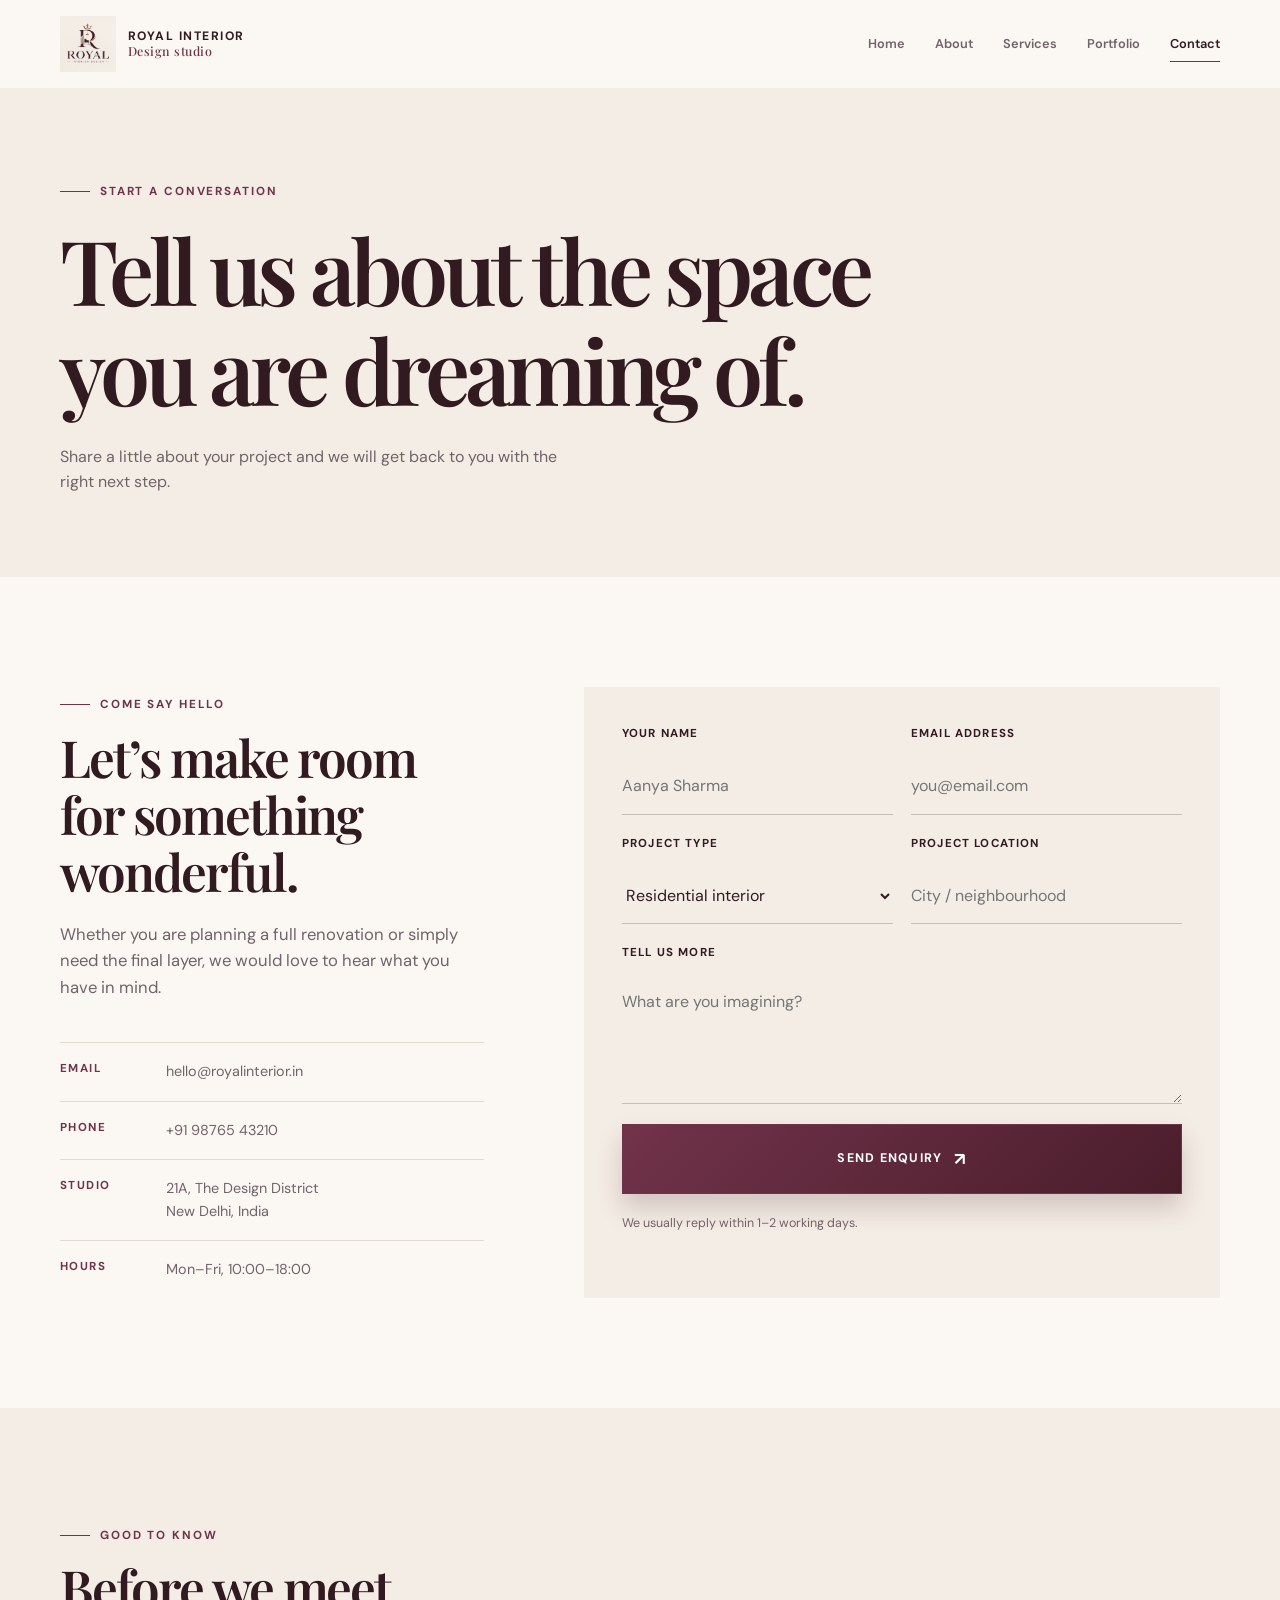
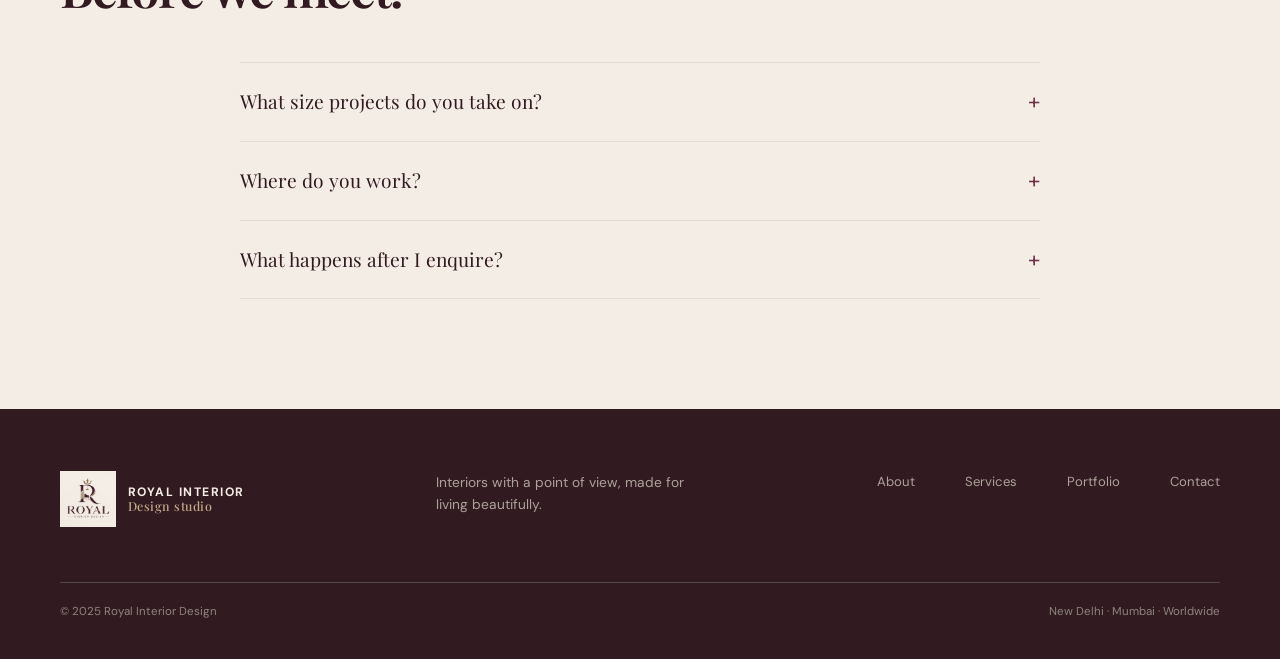
<file: contact.html>
<!doctype html><html lang="en"><head><meta charset="utf-8"><meta name="viewport" content="width=device-width, initial-scale=1"><title>Contact | Royal Interior Design</title><link rel="stylesheet" href="styles.css"></head><body><header class="site-header"><div class="container nav"><a class="brand" href="index.html"><span class="brand-mark">R</span><span class="brand-name">Royal Interior<span>Design studio</span></span></a><button class="menu-toggle" aria-label="Open menu" aria-expanded="false">☰</button><nav class="nav-links"><a href="index.html">Home</a><a href="about.html">About</a><a href="services.html">Services</a><a href="portfolio.html">Portfolio</a><a class="active" href="contact.html">Contact</a></nav></div></header><main><section class="page-hero"><div class="container"><span class="eyebrow">Start a conversation</span><h1>Tell us about the space you are dreaming of.</h1><p>Share a little about your project and we will get back to you with the right next step.</p></div></section><section class="section"><div class="container contact-layout"><div><span class="eyebrow">Come say hello</span><h2>Let’s make room for something wonderful.</h2><p class="display-copy">Whether you are planning a full renovation or simply need the final layer, we would love to hear what you have in mind.</p><div class="contact-details"><div class="contact-detail"><strong>Email</strong><span>hello@royalinterior.in</span></div><div class="contact-detail"><strong>Phone</strong><span>+91 98765 43210</span></div><div class="contact-detail"><strong>Studio</strong><span>21A, The Design District<br>New Delhi, India</span></div><div class="contact-detail"><strong>Hours</strong><span>Mon–Fri, 10:00–18:00</span></div></div></div><form class="contact-form" id="contact-form"><div class="form-row"><div class="field"><label for="name">Your name</label><input id="name" name="name" required type="text" placeholder="Aanya Sharma"></div><div class="field"><label for="email">Email address</label><input id="email" name="email" required type="email" placeholder="you@email.com"></div></div><div class="form-row"><div class="field"><label for="type">Project type</label><select id="type" name="type"><option>Residential interior</option><option>Renovation & build</option><option>Styling & sourcing</option><option>Commercial space</option></select></div><div class="field"><label for="location">Project location</label><input id="location" name="location" type="text" placeholder="City / neighbourhood"></div></div><div class="field"><label for="message">Tell us more</label><textarea id="message" name="message" required placeholder="What are you imagining?"></textarea></div><button class="btn solid arrow" type="submit">Send enquiry</button><p class="form-note">We usually reply within 1–2 working days.</p></form></div></section><section class="section tinted"><div class="container"><div class="section-heading"><div><span class="eyebrow">Good to know</span><h2>Before we meet.</h2></div></div><div class="faq-list"><details><summary>What size projects do you take on?</summary><p>We work across apartments, villas, weekend homes, boutique hospitality and small commercial spaces. Every project starts with a conversation.</p></details><details><summary>Where do you work?</summary><p>Our studio is based in New Delhi and we take on projects across India and internationally, depending on the scope.</p></details><details><summary>What happens after I enquire?</summary><p>We will arrange a short introductory call, learn more about your brief and share how we could best support you.</p></details></div></div></section></main><footer class="site-footer"><div class="container footer-top"><a class="brand footer-brand" href="index.html"><span class="brand-mark">R</span><span class="brand-name">Royal Interior<span>Design studio</span></span></a><p>Interiors with a point of view, made for living beautifully.</p><div class="footer-links"><a href="about.html">About</a><a href="services.html">Services</a><a href="portfolio.html">Portfolio</a><a href="contact.html">Contact</a></div></div><div class="container footer-bottom"><p>© 2025 Royal Interior Design</p><p>New Delhi · Mumbai · Worldwide</p></div></footer><script src="script.js"></script></body></html>
</file>
<file: styles.css>
@import url('https://fonts.googleapis.com/css2?family=DM+Sans:wght@400;500;600;700&family=Playfair+Display:wght@500;600;700&display=swap');
:root{--ink:#2c2925;--muted:#716a62;--paper:#fff4f7;--cream:#fffdfc;--line:#eadfe3;--accent:#d98aa5;--accent-dark:#b86786;--olive:#6b735b;--serif:'Playfair Display',Georgia,serif;--sans:'DM Sans',Arial,sans-serif;--shadow:0 18px 50px rgba(184,102,134,.12)}
*{box-sizing:border-box}html{scroll-behavior:smooth}body{margin:0;color:var(--ink);background:var(--cream);font-family:var(--sans);line-height:1.6}img{display:block;width:100%;object-fit:cover}a{color:inherit;text-decoration:none}button,input,textarea,select{font:inherit}.container{width:min(1160px,calc(100% - 48px));margin:0 auto}.eyebrow{display:inline-flex;align-items:center;gap:10px;color:var(--accent);font-size:.73rem;font-weight:700;letter-spacing:.16em;text-transform:uppercase}.eyebrow:before{content:'';display:inline-block;width:30px;height:1px;background:currentColor}h1,h2,h3,p{margin-top:0}h1,h2,h3{font-family:var(--serif);font-weight:600;line-height:1.12}h1{font-size:clamp(3.4rem,7vw,6.5rem);letter-spacing:-.055em}h2{font-size:clamp(2.2rem,4vw,4rem);letter-spacing:-.04em}h3{font-size:1.45rem}.display-copy{max-width:540px;color:var(--muted);font-size:1.04rem}.btn{display:inline-flex;align-items:center;justify-content:center;gap:12px;border:1px solid var(--ink);padding:14px 22px;color:var(--ink);background:transparent;font-size:.78rem;font-weight:700;letter-spacing:.1em;text-transform:uppercase;transition:.25s ease;cursor:pointer}.btn:hover{color:white;background:var(--ink);transform:translateY(-2px)}.btn.solid{border-color:var(--accent);color:white;background:linear-gradient(135deg,var(--accent) 0%,#d07f9d 100%);box-shadow:0 14px 26px rgba(184,102,134,.22)}.btn.solid:hover{border-color:var(--accent-dark);background:linear-gradient(135deg,var(--accent-dark) 0%,#9d5f7e 100%)}.btn.arrow:after{content:'↗';font-size:1.1rem}
.site-header{position:relative;z-index:10;background:var(--cream)}.nav{display:flex;min-height:88px;align-items:center;justify-content:space-between;gap:24px}.brand{display:flex;align-items:center;gap:12px}.brand-mark{display:grid;width:38px;height:38px;place-items:center;color:white;background:var(--accent);font-family:var(--serif);font-size:1.15rem}.brand-name{font-size:.76rem;font-weight:700;letter-spacing:.12em;line-height:1.1;text-transform:uppercase}.brand-name span{display:block;color:var(--accent);font-family:var(--serif);font-size:.78rem;font-weight:500;letter-spacing:.04em;text-transform:none}.nav-links{display:flex;align-items:center;gap:30px;font-size:.8rem;font-weight:600}.nav-links a{position:relative;padding:8px 0;color:var(--muted)}.nav-links a:hover,.nav-links a.active{color:var(--ink)}.nav-links a.active:after{position:absolute;right:0;bottom:0;left:0;height:1px;background:var(--accent);content:''}.menu-toggle{display:none;border:0;color:var(--ink);background:none;font-size:1.6rem;cursor:pointer}
.hero{position:relative;min-height:690px;overflow:hidden;background:linear-gradient(135deg,#fff3f6 0%,#fffaf8 35%,#f5eaf0 100%)}.slider{position:relative;min-height:690px}.slides{position:relative;min-height:690px}.slide{position:absolute;inset:0;opacity:0;visibility:hidden;transition:opacity .6s ease,visibility .6s ease;background:linear-gradient(135deg,#fff3f6 0%,#fffaf8 35%,#f5eaf0 100%)}.slide:nth-child(2){background:linear-gradient(135deg,#f7f1eb 0%,#fffaf5 35%,#f4e9df 100%)}.slide:nth-child(3){background:linear-gradient(135deg,#f9f4f0 0%,#fffaf8 35%,#f3e5dc 100%)}.slide:nth-child(4){background:linear-gradient(135deg,#fef2f0 0%,#fffaf8 35%,#fbe7e2 100%)}.slide.active{opacity:1;visibility:visible}.hero-image{position:absolute;inset:0 0 0 43%}.hero-image:after{position:absolute;inset:0;background:linear-gradient(90deg,rgba(255,243,246,1) 0%,rgba(255,243,246,.82) 15%,rgba(255,243,246,0) 48%);content:''}.slide:nth-child(2) .hero-image:after{background:linear-gradient(90deg,rgba(247,241,235,1) 0%,rgba(247,241,235,.8) 15%,rgba(247,241,235,0) 48%)}.slide:nth-child(3) .hero-image:after{background:linear-gradient(90deg,rgba(249,244,240,1) 0%,rgba(249,244,240,.8) 15%,rgba(249,244,240,0) 48%)}.slide:nth-child(4) .hero-image:after{background:linear-gradient(90deg,rgba(254,242,240,1) 0%,rgba(254,242,240,.82) 15%,rgba(254,242,240,0) 48%)}.hero-image img{height:100%}.hero-content{position:relative;display:flex;min-height:690px;align-items:center}.hero-copy{position:relative;z-index:1;width:52%;padding:38px 32px 40px;border:1px solid rgba(217,138,165,.2);border-radius:28px;background:rgba(255,255,255,.4);backdrop-filter:blur(3px);box-shadow:0 24px 60px rgba(184,102,134,.12)}.hero h1{max-width:620px;margin:20px 0 25px}.hero h1 em{color:var(--accent);font-style:normal}.hero .display-copy{margin-bottom:34px}.hero-meta{display:flex;align-items:center;gap:22px;margin-top:68px;padding:14px 16px;border:1px solid rgba(217,138,165,.2);border-radius:999px;background:rgba(255,255,255,.45);color:var(--muted);font-size:.75rem;max-width:max-content}.hero-meta strong{display:block;color:var(--ink);font-family:var(--serif);font-size:1.2rem;font-weight:500}.hero-meta .rule{width:1px;height:38px;background:var(--line)}.slider-controls{position:relative;z-index:2;display:flex;justify-content:space-between;align-items:center;padding:0 0 34px;margin-top:-28px}.slider-arrow{display:grid;place-items:center;width:46px;height:46px;border:1px solid rgba(217,138,165,.35);border-radius:50%;background:rgba(255,255,255,.72);color:var(--ink);cursor:pointer;box-shadow:0 12px 24px rgba(44,41,37,.06);transition:.2s ease}.slider-arrow:hover{background:var(--accent);color:white}.slider-dots{display:flex;align-items:center;gap:10px}.dot{width:11px;height:11px;border:0;border-radius:50%;background:rgba(44,41,37,.22);cursor:pointer;transition:.2s ease}.dot.active{width:32px;border-radius:999px;background:var(--accent)}
.section{padding:110px 0}.section.tinted{background:var(--paper)}.section-heading{display:flex;align-items:end;justify-content:space-between;gap:30px;margin-bottom:46px}.section-heading h2{max-width:590px;margin:14px 0 0}.section-heading p{max-width:350px;margin:0;color:var(--muted);font-size:.93rem}.intro-grid{display:grid;grid-template-columns:1fr 1.05fr;align-items:center;gap:90px}.intro-image{position:relative}.intro-image img{height:510px}.image-note{position:absolute;right:-24px;bottom:26px;width:148px;padding:20px 18px;color:white;background:var(--olive);font-family:var(--serif);font-size:1.1rem;line-height:1.25}.intro-copy h2{margin:16px 0 20px}.link-arrow{display:inline-flex;align-items:center;gap:12px;margin-top:18px;border-bottom:1px solid var(--accent);padding-bottom:6px;color:var(--accent-dark);font-size:.78rem;font-weight:700;letter-spacing:.1em;text-transform:uppercase}.link-arrow:after{content:'→';font-size:1.2rem;transition:transform .2s}.link-arrow:hover:after{transform:translateX(5px)}
.service-grid{display:grid;grid-template-columns:repeat(3,1fr);gap:1px;border-top:1px solid var(--line);border-bottom:1px solid var(--line)}.service-card{min-height:520px;padding:0;border-right:1px solid var(--line);overflow:hidden;transition:background .25s,transform .25s}.service-card img{height:220px;object-fit:cover}.service-card:last-child{border-right:0}.service-card:hover{background:var(--paper);transform:translateY(-4px)}.service-card-content{padding:34px 28px 28px}.service-number{color:var(--accent);font-family:var(--serif);font-size:1.1rem}.service-card h3{margin:26px 0 12px}.service-card p{margin:0;color:var(--muted);font-size:.9rem}.service-points{margin:18px 0 0;padding-left:18px;color:var(--muted);font-size:.82rem;line-height:1.9}.service-points li::marker{color:var(--accent)}
.projects-grid{display:grid;grid-template-columns:1.12fr .88fr;gap:18px}.project{position:relative;overflow:hidden}.project img{height:500px;transition:transform .6s ease}.project.small img{height:239px}.project-stack{display:grid;gap:18px}.project:hover img{transform:scale(1.04)}.project-label{position:absolute;right:22px;bottom:20px;left:22px;z-index:1;display:flex;align-items:end;justify-content:space-between;color:white}.project-label span{font-size:.7rem;letter-spacing:.12em;text-transform:uppercase}.project-label h3{margin:5px 0 0;font-size:1.5rem}.project:after{position:absolute;inset:45% 0 0;background:linear-gradient(transparent,rgba(23,20,17,.72));content:''}.quote{max-width:790px;margin:0 auto;text-align:center}.quote-mark{color:var(--accent);font-family:var(--serif);font-size:4rem;line-height:.6}.quote p{margin:25px 0;font-family:var(--serif);font-size:clamp(1.7rem,3vw,2.7rem);line-height:1.2}.quote cite{color:var(--muted);font-size:.74rem;font-style:normal;letter-spacing:.14em;text-transform:uppercase}
.page-hero{padding:86px 0 82px;background:var(--paper)}.page-hero h1{max-width:850px;margin:18px 0 0;font-size:clamp(3.2rem,7vw,6rem)}.page-hero p{max-width:500px;margin:24px 0 0;color:var(--muted)}.story-grid{display:grid;grid-template-columns:.9fr 1.1fr;gap:90px;align-items:start}.story-grid img{height:550px}.story-copy h2{margin:15px 0 25px}.story-copy p{color:var(--muted)}.values{display:grid;grid-template-columns:repeat(3,1fr);gap:30px;margin-top:55px;padding-top:32px;border-top:1px solid var(--line)}.value h3{margin:0 0 8px;font-size:1.2rem}.value p{margin:0;color:var(--muted);font-size:.86rem}.process-list{display:grid;grid-template-columns:repeat(4,1fr);gap:30px;counter-reset:process}.process-item{border-top:1px solid var(--ink);padding-top:18px}.process-item:before{counter-increment:process;content:'0' counter(process);color:var(--accent);font-size:.75rem;font-weight:700}.process-item h3{margin:28px 0 10px;font-size:1.25rem}.process-item p{margin:0;color:var(--muted);font-size:.86rem}
.portfolio-grid{display:grid;grid-template-columns:repeat(12,1fr);gap:18px}.portfolio-item{position:relative;grid-column:span 5;overflow:hidden}.portfolio-item.wide{grid-column:span 7}.portfolio-item img{height:360px;transition:transform .6s}.portfolio-item.tall img{height:530px}.portfolio-item:hover img{transform:scale(1.035)}.portfolio-info{position:absolute;right:20px;bottom:18px;left:20px;z-index:1;color:white}.portfolio-info small{font-size:.7rem;letter-spacing:.12em;text-transform:uppercase}.portfolio-info h3{margin:4px 0 0;font-size:1.45rem}.portfolio-item:after{position:absolute;inset:50% 0 0;background:linear-gradient(transparent,rgba(20,18,15,.75));content:''}
.contact-layout{display:grid;grid-template-columns:.8fr 1.2fr;gap:100px}.contact-layout h2{margin:15px 0 20px}.contact-details{margin-top:42px}.contact-detail{display:grid;grid-template-columns:90px 1fr;gap:16px;padding:17px 0;border-top:1px solid var(--line);font-size:.9rem}.contact-detail strong{color:var(--accent);font-size:.72rem;letter-spacing:.12em;text-transform:uppercase}.contact-detail span{color:var(--muted)}.contact-form{display:grid;gap:20px;padding:38px;background:var(--paper)}.form-row{display:grid;grid-template-columns:1fr 1fr;gap:18px}.field{display:grid;gap:8px}.field label{font-size:.72rem;font-weight:700;letter-spacing:.1em;text-transform:uppercase}.field input,.field textarea,.field select{width:100%;border:0;border-bottom:1px solid #c7bfb5;border-radius:0;padding:12px 0;color:var(--ink);outline:0;background:transparent}.field textarea{min-height:120px;resize:vertical}.field input:focus,.field textarea:focus,.field select:focus{border-color:var(--accent)}.form-note{color:var(--muted);font-size:.78rem}.faq-list{max-width:800px;margin:0 auto}details{border-top:1px solid var(--line);padding:21px 0}details:last-child{border-bottom:1px solid var(--line)}summary{display:flex;align-items:center;justify-content:space-between;cursor:pointer;font-family:var(--serif);font-size:1.2rem;list-style:none}summary::-webkit-details-marker{display:none}summary:after{color:var(--accent);content:'+';font-family:var(--sans);font-size:1.4rem}details[open] summary:after{content:'−'}details p{max-width:650px;margin:15px 30px 0 0;color:var(--muted);font-size:.9rem}
.site-footer{padding:62px 0 26px;color:#e9e0d6;background:var(--ink)}.footer-top{display:flex;align-items:start;justify-content:space-between;gap:40px;padding-bottom:55px}.footer-brand .brand-mark{color:var(--ink);background:var(--paper)}.footer-brand .brand-name{color:var(--paper)}.footer-brand .brand-name span{color:#c7836d}.footer-top p{max-width:250px;margin:0;color:#aca29a;font-size:.86rem}.footer-links{display:flex;gap:50px}.footer-links a{color:#aca29a;font-size:.82rem}.footer-links a:hover{color:white}.footer-bottom{display:flex;justify-content:space-between;padding-top:20px;border-top:1px solid #4c4843;color:#8d857d;font-size:.72rem}
@media(max-width:800px){.container{width:min(100% - 32px,600px)}.nav{min-height:74px}.menu-toggle{display:block}.nav-links{position:absolute;top:74px;right:16px;left:16px;display:none;flex-direction:column;align-items:stretch;gap:0;padding:12px 20px;border:1px solid var(--line);background:var(--cream);box-shadow:var(--shadow)}.nav-links.open{display:flex}.nav-links a{padding:12px 0}.hero,.hero-content{min-height:auto}.hero-image{position:relative;inset:auto;height:330px;order:-1}.hero-image:after{background:linear-gradient(0deg,var(--paper),transparent 60%)}.hero-content{display:flex;flex-direction:column;align-items:stretch}.hero-copy{width:auto;padding:52px 0 65px}.hero h1{font-size:clamp(3.2rem,15vw,5rem)}.hero-meta{margin-top:44px}.section{padding:76px 0}.section-heading{display:block;margin-bottom:32px}.section-heading p{margin-top:18px}.intro-grid,.story-grid,.contact-layout{grid-template-columns:1fr;gap:45px}.intro-image img,.story-grid img{height:390px}.image-note{right:12px}.service-grid{grid-template-columns:1fr}.service-card{min-height:auto;border-right:0;border-bottom:1px solid var(--line)}.service-card:last-child{border-bottom:0}.service-card h3{margin-top:24px}.projects-grid{grid-template-columns:1fr}.project img,.project.small img{height:300px}.process-list,.values{grid-template-columns:1fr 1fr}.portfolio-grid{grid-template-columns:1fr}.portfolio-item,.portfolio-item.wide{grid-column:auto}.portfolio-item img,.portfolio-item.tall img{height:310px}.contact-layout{gap:30px}.contact-form{padding:24px}.footer-top,.footer-bottom{display:block}.footer-links{flex-wrap:wrap;gap:16px 26px;margin-top:28px}.footer-bottom p:last-child{margin-top:8px}}
@media(max-width:460px){.form-row,.process-list,.values{grid-template-columns:1fr}h2{font-size:2.5rem}}

@keyframes greenShift{0%,100%{background-position:0% 50%}50%{background-position:100% 50%}}
.hero{background:linear-gradient(135deg,#062d26 0%,#115b45 48%,#2d8b5d 100%);background-size:180% 180%;animation:greenShift 12s ease-in-out infinite}
.slide{background:linear-gradient(135deg,#062d26 0%,#115b45 48%,#2d8b5d 100%);background-size:180% 180%;animation:greenShift 12s ease-in-out infinite}
.slide:nth-child(2){background:linear-gradient(135deg,#0a382b 0%,#1e704d 48%,#7aa95f 100%)}
.slide:nth-child(3){background:linear-gradient(135deg,#052b2a 0%,#146a55 48%,#3e9d72 100%)}
.slide:nth-child(4){background:linear-gradient(135deg,#123b27 0%,#39794a 48%,#93b96d 100%)}
.hero-image:after{background:linear-gradient(90deg,rgba(6,45,38,1) 0%,rgba(6,45,38,.88) 15%,rgba(6,45,38,0) 52%)}
.slide:nth-child(2) .hero-image:after{background:linear-gradient(90deg,rgba(10,56,43,1) 0%,rgba(10,56,43,.88) 15%,rgba(10,56,43,0) 52%)}
.slide:nth-child(3) .hero-image:after{background:linear-gradient(90deg,rgba(5,43,42,1) 0%,rgba(5,43,42,.88) 15%,rgba(5,43,42,0) 52%)}
.slide:nth-child(4) .hero-image:after{background:linear-gradient(90deg,rgba(18,59,39,1) 0%,rgba(18,59,39,.88) 15%,rgba(18,59,39,0) 52%)}
.hero-copy{border-color:rgba(197,232,184,.28);background:rgba(3,35,28,.44);box-shadow:0 24px 60px rgba(2,27,20,.28)}
.hero .eyebrow,.hero h1 em,.hero-meta strong{color:#b9df9d}
.hero .display-copy,.hero-meta{color:rgba(255,255,255,.78)}
.hero .btn.solid{border-color:#b9df9d;color:#092f28;background:linear-gradient(135deg,#b9df9d 0%,#7fbe7a 100%);box-shadow:0 14px 26px rgba(2,27,20,.25)}
.hero .btn.solid:hover{border-color:#d6efc4;background:linear-gradient(135deg,#d6efc4 0%,#a7d693 100%)}
@media(max-width:800px){.hero-image:after{background:linear-gradient(0deg,#062d26,rgba(6,45,38,.3) 60%,transparent 100%)}}
.why-section{background:#f4f7f2}
.why-heading{align-items:start}
.why-heading h2{max-width:650px;font-size:4rem}
.why-heading .eyebrow{color:#c62828;font-size:1.05rem}
.why-heading>p{max-width:390px;padding-top:12px}
.why-grid{display:grid;grid-template-columns:repeat(3,minmax(0,1fr));border-top:1px solid #dbe4dc;border-bottom:1px solid #dbe4dc}
.why-item{padding:28px 22px 30px 0;border-right:1px solid #dbe4dc}
.why-item:not(:first-child){padding-left:22px}
.why-item:last-child{border-right:0}
.why-item:nth-child(3n+1){padding-left:0}
.why-item:nth-child(3n){border-right:0}
.why-item:nth-child(n+4){border-top:1px solid #dbe4dc}
.why-number{color:#56745c;font-size:.68rem;font-weight:700;letter-spacing:.1em}
.why-item h3{margin:24px 0 12px;color:#244c39;font-size:1.32rem}
.why-item p{margin:0;color:var(--muted);font-size:.86rem;line-height:1.8}
@media(max-width:800px){.why-grid{grid-template-columns:repeat(2,minmax(0,1fr))}.why-item{padding:25px 20px 26px 0}.why-item:not(:first-child){padding-left:20px}.why-item:nth-child(2n){border-right:0}.why-item:nth-child(2n+1){padding-left:0}.why-item:nth-child(n+3){border-top:1px solid #dbe4dc}}
@media(max-width:460px){.why-grid{grid-template-columns:1fr}.why-item,.why-item:not(:first-child),.why-item:nth-child(3){padding:24px 0;border-right:0}.why-item:nth-child(n+2){border-top:1px solid #dbe4dc}.why-item h3{margin-top:16px}}
@media(max-width:800px){.why-heading h2{font-size:3.2rem}.why-heading .eyebrow{font-size:.95rem}}
@media(max-width:460px){.why-heading h2{font-size:2.9rem}.why-heading .eyebrow{font-size:.9rem}}

.why-item{position:relative;isolation:isolate;transition:background-color .35s ease,box-shadow .35s ease,transform .35s ease}
.why-item:after{position:absolute;top:-1px;left:0;width:0;height:2px;background:linear-gradient(90deg,#c85d83 0%,#d9a44d 50%,#5d946b 100%);content:'';transition:width .4s cubic-bezier(.2,.7,.2,1)}
.why-item h3{transition:color .3s ease}
.why-motion-ready .why-item:not(.is-visible){opacity:0;transform:translateY(24px)}
.why-item.is-visible{animation:whyReveal .7s cubic-bezier(.2,.7,.2,1) var(--reveal-delay,0ms) both}
@keyframes whyReveal{to{opacity:1;transform:translateY(0)}}
@media(hover:hover){.why-item:hover{z-index:1;background:#fffdfc;box-shadow:0 14px 28px rgba(36,76,57,.08);transform:translateY(-5px)}.why-item:hover:after{width:100%}.why-item:hover h3{color:#ad4e70}}
@media(prefers-reduced-motion:reduce){.why-item,.why-item:after,.why-item h3{transition:none!important}.why-item.is-visible{animation:none;opacity:1;transform:none}.why-item:hover{box-shadow:none;transform:none}}

body:has(.story-grid) .page-hero{position:relative;overflow:hidden;background:linear-gradient(118deg,#f7e2e9 0%,#f8efd8 38%,#e0ede2 72%,#e4edf5 100%)}
body:has(.story-grid) .page-hero:after{position:absolute;right:0;bottom:0;left:0;height:5px;background:linear-gradient(90deg,#c85d83 0 25%,#d9a44d 25% 50%,#5d946b 50% 75%,#6289b5 75%);content:''}
body:has(.story-grid) .page-hero .container{position:relative;z-index:1}
body:has(.story-grid) .page-hero h1,body:has(.story-grid) .story-copy h2{color:#244c39}
body:has(.story-grid) .page-hero .eyebrow,body:has(.story-grid) .story-copy .eyebrow{color:#ad4e70}
body:has(.story-grid) .story-grid img{box-shadow:18px 18px 0 #dcebe1}
body:has(.story-grid) .values .value{padding:18px 16px;background:#f8e9ed}
body:has(.story-grid) .values .value:nth-child(2){background:#f6f0dc}
body:has(.story-grid) .values .value:nth-child(3){background:#e6efe5}
body:has(.story-grid) .values .value h3{color:#315b43}
body:has(.story-grid) .process-item:nth-child(4n+1){border-color:#c85d83}
body:has(.story-grid) .process-item:nth-child(4n+2){border-color:#d9a44d}
body:has(.story-grid) .process-item:nth-child(4n+3){border-color:#5d946b}
body:has(.story-grid) .process-item:nth-child(4n){border-color:#6289b5}
body:has(.story-grid) .process-item:nth-child(4n+1):before{color:#c85d83}
body:has(.story-grid) .process-item:nth-child(4n+2):before{color:#b17a24}
body:has(.story-grid) .process-item:nth-child(4n+3):before{color:#4d7d59}
body:has(.story-grid) .process-item:nth-child(4n):before{color:#52769f}
.home-page main{color:#24211e}
.home-page main p{color:#24211e}
.home-page .hero-copy{border-color:rgba(44,41,37,.16);background:rgba(255,253,252,.88);box-shadow:0 24px 60px rgba(2,27,20,.18)}
.home-page .hero h1{color:#24211e}
.home-page .hero .eyebrow,.home-page .hero h1 em,.home-page .hero-meta strong{color:#315b43}
.home-page .hero .display-copy,.home-page .hero-meta{color:#24211e}
.home-page .hero-meta{border-color:rgba(44,41,37,.18)}
.home-page .project-label,.home-page .project-label h3,.home-page .project-label span{color:white}
.hero-actions{display:flex;flex-wrap:wrap;gap:12px;margin-top:4px}
.hero-actions .btn{min-height:52px;padding:15px 25px;font-size:.82rem}
.hero-actions .hero-secondary{border-color:#315b43;color:#315b43;background:rgba(255,255,255,.52)}
.hero-actions .hero-secondary:hover{color:white;border-color:#315b43;background:#315b43}
@media(max-width:460px){.hero-actions{align-items:stretch;flex-direction:column}.hero-actions .btn{width:100%}}

.hero{min-height:690px;background:#111714;animation:none}
.hero:after{position:absolute;inset:0;z-index:1;background:linear-gradient(90deg,rgba(12,17,14,.62),rgba(12,17,14,.42) 50%,rgba(12,17,14,.62));content:'';pointer-events:none}
.hero-video{position:absolute;inset:0;z-index:0;width:100%;height:100%;object-fit:cover;object-position:center 55%}
.hero .slider{position:relative;z-index:2}
.hero .slide,.hero .slide:nth-child(n){background:transparent;animation:none}
.hero .hero-content{display:flex;min-height:690px;align-items:center;justify-content:center;padding:36px 0;text-align:center}
.hero .hero-copy{width:min(820px,100%);margin:0 auto;padding:22px 24px;border:0;border-radius:0;background:transparent;backdrop-filter:none;box-shadow:none;text-align:center}
.home-page .hero h1{max-width:900px;margin:20px auto 24px;color:#fff;text-wrap:balance}
.home-page .hero .eyebrow,.home-page .hero h1 em,.home-page .hero-meta strong{color:#f0c48c}
.home-page .hero .display-copy{max-width:700px;margin:0 auto 30px;color:rgba(255,255,255,.9)}
.hero .hero-actions{justify-content:center}
.hero .hero-actions .hero-secondary{border-color:rgba(255,255,255,.72);color:#fff;background:rgba(255,255,255,.08)}
.hero .hero-actions .hero-secondary:hover{border-color:#fff;color:#1b241d;background:#fff}
.home-page .hero .btn.solid{border-color:#f0c48c;color:#1b241d;background:#f0c48c;box-shadow:0 10px 28px rgba(0,0,0,.2)}
.home-page .hero .btn.solid:hover{border-color:#f8ddb6;background:#f8ddb6}
.home-page .hero-meta{justify-content:center;width:fit-content;margin:42px auto 0;border-color:rgba(255,255,255,.3);border-radius:999px;background:rgba(255,255,255,.09);color:rgba(255,255,255,.9);backdrop-filter:blur(8px)}
.home-page .hero-meta .rule{background:rgba(255,255,255,.45)}
.hero .slider-controls{color:#fff}
.hero .slider-arrow{border-color:rgba(255,255,255,.6);color:#fff}
.hero .slider-controls .dot{border-color:rgba(255,255,255,.7);background:rgba(255,255,255,.28)}
.hero .slider-controls .dot.active{border-color:#f0c48c;background:#f0c48c}
@media(max-width:800px){.hero,.hero .slides,.hero .slide{min-height:760px}.hero .hero-content{min-height:760px}.hero-video{object-position:58% center}.hero:after{background:rgba(12,17,14,.52)}.hero .hero-copy{padding:28px 0}.hero .hero-actions .btn{width:min(100%,280px)}}
@media(max-width:460px){.hero .hero-content{padding:24px 0}.home-page .hero h1{font-size:clamp(2.8rem,12vw,4rem)}.home-page .hero-meta{gap:14px;padding:12px 14px;font-size:.78rem}}

.intro-wrap{position:relative}.intro-heading{display:flex;align-items:end;justify-content:space-between;gap:70px;margin-bottom:54px}.intro-heading h2{margin:16px 0 0;color:#244c39}.intro-heading h2 em{color:#ad4e70;font-style:normal}.intro-heading .display-copy{max-width:330px;margin:0 0 5px}.intro-grid{grid-template-columns:1fr 1fr;gap:78px}.intro-image:before{position:absolute;top:-20px;left:-20px;width:96px;height:96px;border-top:1px solid #d9a44d;border-left:1px solid #d9a44d;content:''}.intro-image img{height:530px}.intro-copy{padding:10px 0}.intro-kicker{display:block;margin-bottom:18px;color:#b17a24;font-size:.72rem;font-weight:700;letter-spacing:.16em;text-transform:uppercase}.intro-copy .intro-lead{max-width:490px;color:#244c39;font-family:var(--serif);font-size:1.48rem;line-height:1.35}.intro-copy>p:not(.intro-lead){max-width:480px;color:var(--muted);font-size:.92rem}.intro-points{display:grid;grid-template-columns:repeat(3,1fr);gap:14px;margin:30px 0 22px;padding-top:22px;border-top:1px solid var(--line)}.intro-points div{min-height:112px;padding:14px 12px;background:#f4e8ed}.intro-points div:nth-child(2){background:#f5efdc}.intro-points div:nth-child(3){background:#e5eee4}.intro-points span{display:block;margin-bottom:13px;color:#ad4e70;font-size:.68rem;font-weight:700;letter-spacing:.12em}.intro-points div:nth-child(2) span{color:#b17a24}.intro-points div:nth-child(3) span{color:#4d7d59}.intro-points strong{display:block;color:#315b43;font-family:var(--serif);font-size:1rem}.intro-points p{margin:4px 0 0;color:var(--muted);font-size:.73rem;line-height:1.4}
@media(max-width:800px){.intro-heading{display:block;margin-bottom:38px}.intro-heading .display-copy{margin-top:20px}.intro-grid{grid-template-columns:1fr;gap:45px}.intro-image:before{top:-12px;left:-10px;width:70px;height:70px}.intro-copy{padding:0}.intro-points{gap:10px}}
@media(max-width:460px){.intro-points{grid-template-columns:1fr;gap:8px}.intro-points div{min-height:auto;padding:13px 14px}.intro-points span{display:inline-block;margin:0 10px 0 0}.intro-points strong{display:inline}.intro-points p{margin:4px 0 0 30px}.intro-heading h2{font-size:2.5rem}}
.about-content{margin-top:108px;padding-top:54px;border-top:1px solid #dbe4dc}.about-content-heading{display:flex;align-items:end;justify-content:space-between;gap:40px;margin-bottom:38px}.about-content-heading h2{max-width:610px;margin:15px 0 0;color:#244c39;font-size:clamp(2rem,3.5vw,3.2rem)}.about-content-grid{display:grid;grid-template-columns:repeat(2,minmax(0,1fr));border-top:1px solid #dbe4dc;border-left:1px solid #dbe4dc}.about-content-grid article{padding:30px 32px 34px;border-right:1px solid #dbe4dc;border-bottom:1px solid #dbe4dc}.about-content-grid article:nth-child(3n+1){background:#f8edf0}.about-content-grid article:nth-child(3n+2){background:#f8f3e4}.about-content-grid article:nth-child(3n){background:#edf3eb}.about-content-number{display:block;color:#ad4e70;font-size:.68rem;font-weight:700;letter-spacing:.13em}.about-content-grid article:nth-child(3n+2) .about-content-number{color:#b17a24}.about-content-grid article:nth-child(3n) .about-content-number{color:#4d7d59}.about-content-grid h3{margin:20px 0 14px;color:#315b43;font-size:1.45rem}.about-content-grid p{margin:0 0 12px;color:var(--muted);font-size:.88rem;line-height:1.75}.about-content-grid p:last-child{margin-bottom:0}.about-content-grid strong{color:#315b43}
@media(max-width:800px){.about-content{margin-top:76px;padding-top:38px}.about-content-heading{display:block;margin-bottom:28px}.about-content-heading h2{margin-top:15px}.about-content-grid{grid-template-columns:1fr}.about-content-grid article{padding:25px 22px 28px}}

:root{--ink:#321a21;--muted:#71636a;--paper:#f4ede5;--cream:#fbf8f4;--line:#e6d9d3;--accent:#71334a;--accent-dark:#4a1d2b;--olive:#8d715e;--shadow:0 18px 50px rgba(74,29,43,.12)}
.brand-mark,.brand.footer-brand .brand-mark{width:56px;height:56px;flex:0 0 56px;background:transparent url('image/62a60f8d-6891-430f-9883-81a805a277db.png') center/contain no-repeat;color:transparent;font-size:0}
.footer-brand .brand-name span{color:#c3a889}
.btn.solid{background:linear-gradient(135deg,var(--accent),var(--accent-dark));box-shadow:0 14px 26px rgba(74,29,43,.2)}
.btn.solid:hover{background:linear-gradient(135deg,var(--accent-dark),#321a21)}
.hero{background:#21151a}
.hero:after{background:linear-gradient(90deg,rgba(33,21,26,.68),rgba(33,21,26,.42) 50%,rgba(33,21,26,.66))}
.home-page .hero .eyebrow,.home-page .hero h1 em,.home-page .hero-meta strong,.hero .slider-controls .dot.active{color:#ead8c4}
.home-page .hero .btn.solid,.hero .slider-controls .dot.active{border-color:#ead8c4;background:#ead8c4}
.home-page .hero .btn.solid{color:#321a21}
.home-page .hero .btn.solid:hover{border-color:#f4ede5;background:#f4ede5}
.hero .hero-actions .hero-secondary:hover{color:#321a21}
.why-section{background:#f7f2ec}
.why-heading .eyebrow{color:var(--accent)}
.why-grid,.why-item,.why-item:nth-child(n+4){border-color:var(--line)}
.why-number,.why-item h3,.intro-heading h2,.intro-copy .intro-lead,.about-content-heading h2,.about-content-grid h3,.about-content-grid strong{color:var(--accent-dark)}
.why-item:after{background:linear-gradient(90deg,#4a1d2b,#b58d69)}
@media(hover:hover){.why-item:hover{background:var(--cream);box-shadow:0 14px 28px rgba(74,29,43,.08)}.why-item:hover h3{color:var(--accent)}}
body:has(.story-grid) .page-hero{background:linear-gradient(118deg,#f4ede5 0%,#fbf8f4 58%,#eadfd5 100%)}
body:has(.story-grid) .page-hero:after{background:linear-gradient(90deg,#4a1d2b 0 68%,#b58d69 68%)}
body:has(.story-grid) .page-hero h1,body:has(.story-grid) .story-copy h2,body:has(.story-grid) .values .value h3{color:var(--accent-dark)}
body:has(.story-grid) .page-hero .eyebrow,body:has(.story-grid) .story-copy .eyebrow{color:var(--accent)}
body:has(.story-grid) .story-grid img{box-shadow:18px 18px 0 #eadfd5}
body:has(.story-grid) .values .value,body:has(.story-grid) .values .value:nth-child(2),body:has(.story-grid) .values .value:nth-child(3){background:#f4ede5}
body:has(.story-grid) .process-item:nth-child(n){border-color:#b58d69}
body:has(.story-grid) .process-item:nth-child(n):before{color:var(--accent)}
.intro-heading h2 em,.intro-kicker,.about-content-number,.intro-points span,.intro-points div:nth-child(2) span,.intro-points div:nth-child(3) span{color:var(--accent)}
.intro-image:before{border-color:#b58d69}
.intro-points div,.intro-points div:nth-child(2),.intro-points div:nth-child(3){background:#f4ede5}
.intro-points strong{color:var(--accent-dark)}
.about-content,.about-content-grid,.about-content-grid article{border-color:var(--line)}
.about-content-grid article:nth-child(3n+1),.about-content-grid article:nth-child(3n+2),.about-content-grid article:nth-child(3n){background:#f7f2ec}

.home-page #about-us{background:#fbf8f4}
.home-page .intro-heading{align-items:end;margin-bottom:48px;padding-bottom:30px;border-bottom:1px solid var(--line)}
.home-page .intro-heading h2{font-size:clamp(2.5rem,4.4vw,4.3rem)}
.home-page .intro-heading .display-copy{max-width:360px;line-height:1.8}
.home-page .intro-grid{grid-template-columns:1.06fr .94fr;gap:88px}
.home-page .intro-image img{height:560px;object-position:center}
.home-page .intro-image:before{top:-16px;left:-16px;width:100px;height:100px;border-color:#b58d69}
.home-page .image-note{right:-18px;bottom:28px;width:170px;padding:20px;background:#4a1d2b;color:#fff;font-size:1.18rem}
.home-page .intro-copy .intro-lead{font-size:1.58rem;line-height:1.42}
.home-page .intro-points{gap:0;margin-top:34px;border-color:var(--line)}
.home-page .intro-points div,.home-page .intro-points div:nth-child(2),.home-page .intro-points div:nth-child(3){min-height:104px;padding:14px 12px;background:transparent}
.home-page .intro-points div+div{border-left:1px solid var(--line)}
.home-page .intro-points strong{font-size:.94rem}
.home-page .about-content{margin-top:104px;padding-top:44px;border-color:var(--line)}
.home-page .about-content-heading{align-items:start;margin-bottom:24px}
.home-page .about-content-heading h2{max-width:580px;font-size:clamp(2rem,3.3vw,3rem)}
.home-page .about-content-grid{grid-template-columns:repeat(2,minmax(0,1fr));gap:0 42px;border:0;border-top:1px solid var(--line)}
.home-page .about-content-grid article,.home-page .about-content-grid article:nth-child(3n+1),.home-page .about-content-grid article:nth-child(3n+2),.home-page .about-content-grid article:nth-child(3n){padding:0;border:0;border-bottom:1px solid var(--line);background:transparent}
.home-page .about-content-grid summary{position:relative;display:grid;grid-template-columns:minmax(0,1fr) 34px;grid-template-areas:"number toggle" "title toggle";align-content:center;gap:10px 14px;min-height:128px;padding:22px 0;list-style:none;cursor:pointer}
.home-page .about-content-grid summary::-webkit-details-marker{display:none}
.home-page .about-content-grid summary:after{grid-area:toggle;display:grid;width:32px;height:32px;align-self:center;place-items:center;border:1px solid #cbb5a6;border-radius:50%;color:var(--accent);content:'+';font-size:1.2rem;transition:transform .2s ease,background .2s ease,color .2s ease}
.home-page .about-content-grid details[open] summary:after{transform:rotate(45deg);background:var(--accent);color:white}
.home-page .about-content-number{grid-area:number;font-size:.65rem}
.home-page .about-content-grid h3{grid-area:title;max-width:410px;margin:0;font-size:1.28rem;line-height:1.3}
.home-page .about-detail-copy{max-width:510px;padding:0 44px 26px 0}
.home-page .about-detail-copy p{font-size:.85rem;line-height:1.8}
.home-page .about-detail-copy strong{color:var(--accent-dark)}
@media(max-width:800px){
	.home-page .intro-heading{margin-bottom:40px;padding-bottom:24px}
	.home-page .intro-grid{grid-template-columns:1fr;gap:46px}
	.home-page .intro-image img{height:440px}
	.home-page .about-content{margin-top:76px;padding-top:34px}
	.home-page .about-content-grid{grid-template-columns:1fr;gap:0}
	.home-page .about-content-grid summary{min-height:110px}
}
@media(max-width:460px){
	.home-page .intro-image img{height:360px}
	.home-page .intro-image:before{top:-10px;left:-8px;width:66px;height:66px}
	.home-page .image-note{right:8px;bottom:16px;width:145px;padding:15px;font-size:1rem}
	.home-page .intro-points div,.home-page .intro-points div:nth-child(2),.home-page .intro-points div:nth-child(3){padding:12px 8px}
	.home-page .intro-points strong{font-size:.83rem}
	.home-page .intro-points p{font-size:.68rem}
	.home-page .about-content-grid summary{grid-template-columns:minmax(0,1fr) 30px;min-height:104px;gap:8px 10px}
	.home-page .about-content-grid h3{font-size:1.16rem}
	.home-page .about-detail-copy{padding-right:6px}
}

.home-page #about-us{background:linear-gradient(135deg,#f4ede5 0%,#fbf8f4 58%,#f1e7df 100%)}
.home-page .intro-heading{max-width:980px;margin:0 auto 50px;padding-bottom:28px;border-color:#d9c9bf}
.home-page .intro-heading h2{max-width:600px;color:#321a21;font-size:3.6rem;line-height:1.08}
.home-page .intro-heading h2 em{color:#71334a}
.home-page .intro-heading .display-copy{max-width:330px;color:#71636a}
.home-page .intro-grid{grid-template-columns:1fr 1fr;align-items:stretch;gap:0}
.home-page .intro-image{min-height:560px;overflow:visible}
.home-page .intro-image img{height:100%;min-height:560px;object-position:center}
.home-page .intro-image:before{top:-14px;left:-14px;z-index:1;width:84px;height:84px;border-color:#b58d69}
.home-page .image-note{right:-1px;bottom:28px;width:190px;padding:20px 22px;background:#ead8c4;color:#321a21;font-size:1.22rem}
.home-page .intro-copy{display:flex;flex-direction:column;justify-content:center;padding:52px 48px;background:#4a1d2b;color:#fbf8f4}
.home-page .intro-kicker{color:#d9b790}
.home-page .intro-copy .intro-lead{max-width:440px;color:#fbf8f4;font-size:1.55rem;line-height:1.4}
.home-page .intro-copy>p:not(.intro-lead){color:rgba(251,248,244,.76)}
.home-page .intro-points{margin-top:24px;border-color:rgba(251,248,244,.24)}
.home-page .intro-points div+div{border-color:rgba(251,248,244,.24)}
.home-page .intro-points span,.home-page .intro-points div:nth-child(2) span,.home-page .intro-points div:nth-child(3) span{color:#d9b790}
.home-page .intro-points strong{color:#fbf8f4}
.home-page .intro-points p{color:rgba(251,248,244,.68)}
.home-page .intro-copy .link-arrow{align-self:flex-start;border-color:#d9b790;color:#ead8c4}
.home-page .about-content{margin-top:86px;padding-top:38px;border-color:#d9c9bf}
.home-page .about-content-heading h2{color:#321a21}
.home-page .about-content-grid{border-color:#d9c9bf}
.home-page .about-content-grid article{border-color:#d9c9bf}
.home-page .about-content-grid summary:after{border-color:#b58d69;color:#71334a}
.home-page .about-detail-copy p{color:#71636a}
@media(max-width:800px){
	.home-page .intro-heading h2{font-size:3rem}
	.home-page .intro-grid{grid-template-columns:1fr;gap:0}
	.home-page .intro-image,.home-page .intro-image img{min-height:0;height:440px}
	.home-page .intro-copy{padding:38px 32px}
	.home-page .about-content{margin-top:64px}
}
@media(max-width:460px){
	.home-page .intro-heading h2{font-size:2.5rem}
	.home-page .intro-image,.home-page .intro-image img{height:340px}
	.home-page .intro-copy{padding:30px 22px}
	.home-page .intro-copy .intro-lead{font-size:1.35rem}
	.home-page .intro-points{grid-template-columns:1fr;gap:0}
	.home-page .intro-points div+div{border-top:1px solid rgba(251,248,244,.24);border-left:0}
	.home-page .intro-points div,.home-page .intro-points div:nth-child(2),.home-page .intro-points div:nth-child(3){padding:12px 8px}
}

.studio-film{padding:84px 0;background:#321a21;color:#fbf8f4}
.studio-film .section-heading{margin-bottom:28px}
.studio-film .eyebrow{color:#d9b790}
.studio-film h2{max-width:720px;margin:14px 0 0;color:#fbf8f4}
.studio-film-video{display:block;width:100%;max-height:72vh;aspect-ratio:16/9;background:#171315;object-fit:contain}
@media(max-width:800px){.studio-film{padding:62px 0}.studio-film-video{aspect-ratio:16/10}}
@media(max-width:460px){.studio-film{padding:48px 0}.studio-film .section-heading{margin-bottom:22px}.studio-film-video{aspect-ratio:4/3}}

.home-page .about-content{margin-top:86px;padding-top:42px;border-color:#d9c9bf}
.home-page .about-story{display:grid;grid-template-columns:minmax(0,1.45fr) minmax(260px,.72fr);align-items:center;gap:72px}
.home-page .about-content-heading{display:block;margin:0 0 28px}
.home-page .about-content-heading h2{max-width:650px;margin:14px 0 0;color:#321a21;font-size:clamp(2.25rem,4vw,3.5rem);line-height:1.12}
.home-page .about-story-copy{max-width:690px}
.home-page .about-story-copy p{margin:0 0 18px;color:#71636a;font-size:.94rem;line-height:1.85}
.home-page .about-story-copy p:last-child{margin-bottom:0}
.home-page .about-story-copy .about-story-lead{margin-bottom:22px;color:#4a1d2b;font-family:var(--serif);font-size:1.42rem;line-height:1.5}
.home-page .about-story-copy strong{color:#4a1d2b}
.home-page .about-story-note{position:relative;display:flex;min-height:340px;flex-direction:column;justify-content:space-between;padding:40px 36px;background:#4a1d2b;color:#fbf8f4}
.home-page .about-story-note:before{position:absolute;inset:12px;border:1px solid rgba(234,216,196,.35);content:'';pointer-events:none}
.home-page .about-story-note-label,.home-page .about-story-signature{position:relative;color:#d9b790;font-size:.68rem;font-weight:700;letter-spacing:.14em;text-transform:uppercase}
.home-page .about-story-note>p{position:relative;margin:38px 0;color:#fbf8f4;font-family:var(--serif);font-size:clamp(1.65rem,2.4vw,2.2rem);line-height:1.35}
.home-page .about-story-signature span{display:block;margin-top:7px;color:rgba(251,248,244,.72);font-size:.62rem;font-weight:500;letter-spacing:.12em}
@media(max-width:800px){
	.home-page .about-content{margin-top:64px;padding-top:34px}
	.home-page .about-story{grid-template-columns:1fr;gap:34px}
	.home-page .about-content-heading h2{font-size:clamp(2.2rem,7vw,3rem)}
	.home-page .about-story-note{min-height:280px;padding:34px}
}
@media(max-width:460px){
	.home-page .about-story-copy .about-story-lead{font-size:1.25rem}
	.home-page .about-story-note{min-height:250px;padding:30px}
}
</file>
